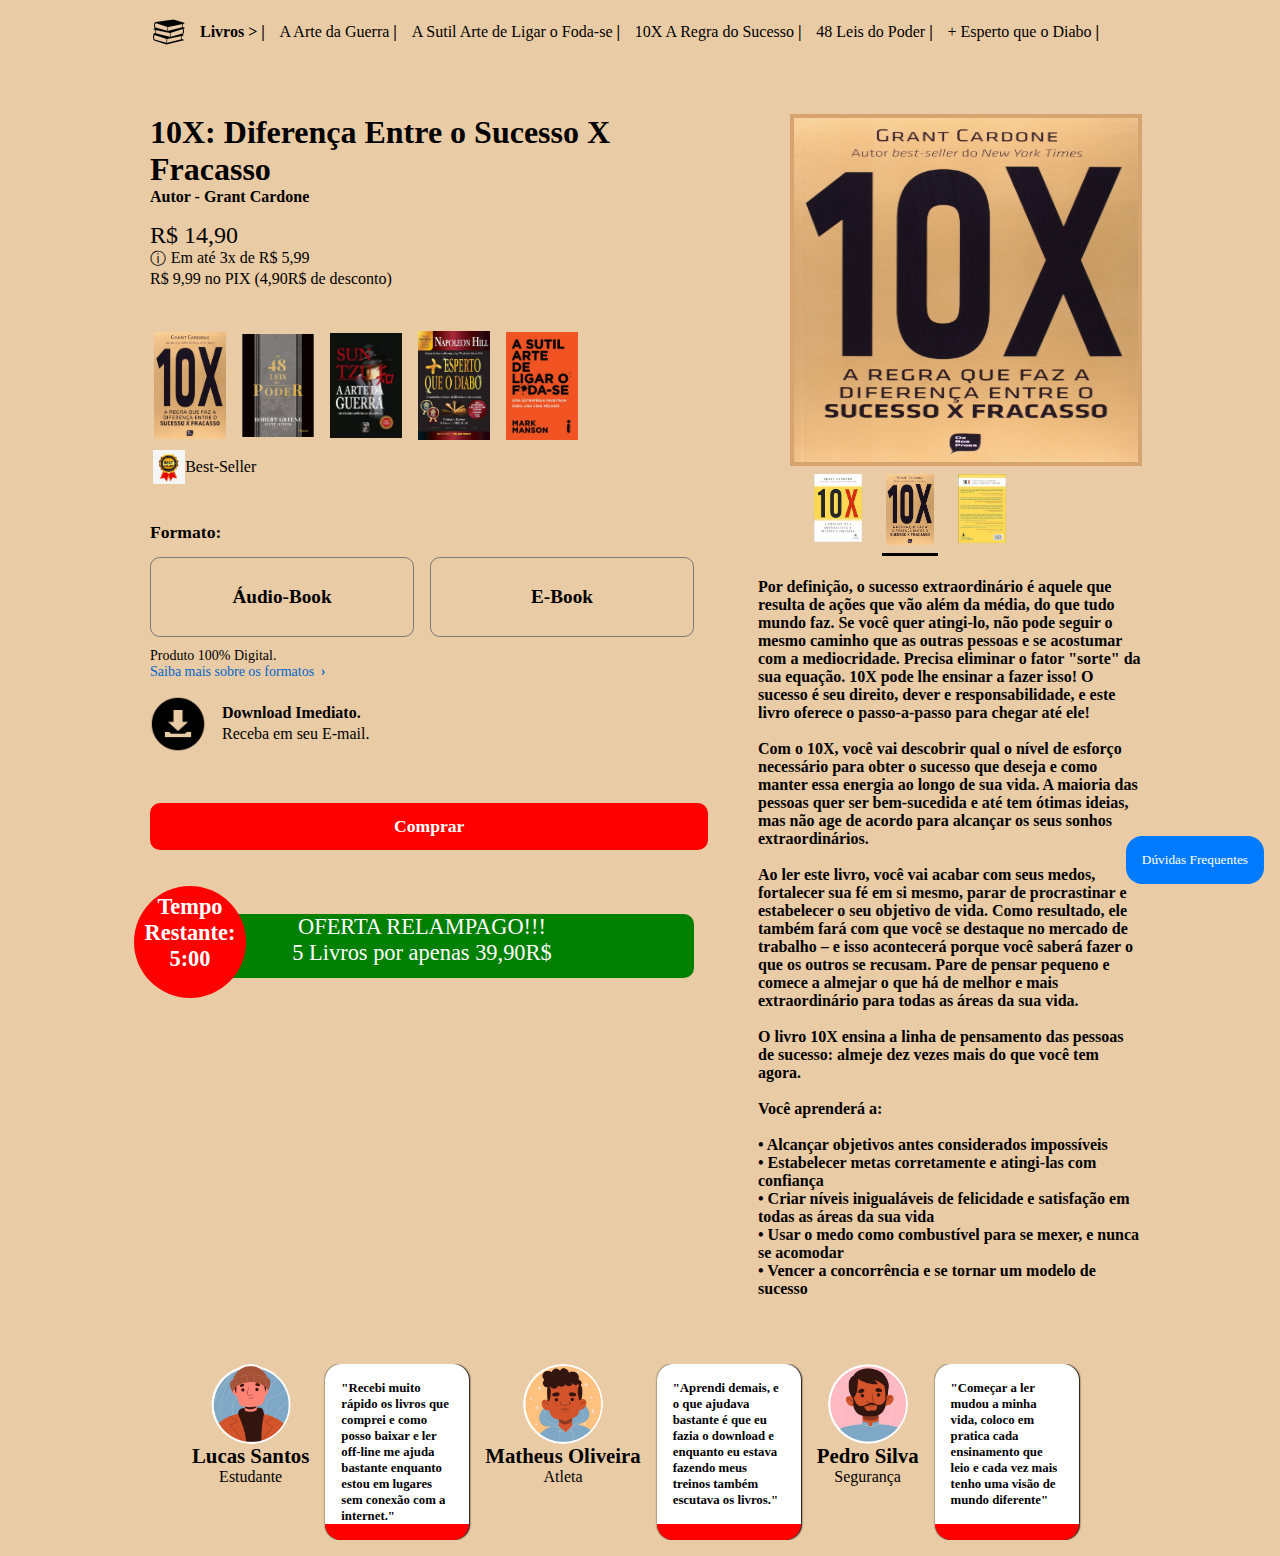
<file: index.html>
<!DOCTYPE html>
<html lang="pt-BR">
  <head>
    <meta charset="UTF-8" />
    <meta name="viewport" content="width=device-width, initial-scale=0.3, maximum-scale=1, user-scalable=no">
    <title>Livros para você</title>
    <link rel="icon" href="imagens/assets/books.png" type="image/x-png">
    <link rel="shortcut icon" href="imagens/assets/books.png" type="image/png">
    <link rel="stylesheet" href="./style.css" />
    <link rel="stylesheet" href="./footer.css">
    <link href="https://cdn.jsdelivr.net/npm/bootstrap@5.3.0-alpha1/dist/css/bootstrap.min.css" rel="stylesheet" integrity="sha384-2oIosqM+xTCqQGhGTEd2smJ5LWxLdTqiRh2Yuc8YqzvNAp2xM0nR4eFJiJ/PWZf4" crossorigin="anonymous">
  
  </head>
  <body>
    <nav>
      <ul>
        <li>
          <div id="selo-bestseller">
            <img src="./imagens/assets/books.png" alt="#">
        </li>
        <li><strong>Livros > |</strong></li>
        <li>A Arte da Guerra <strong>|</strong></li>
        <li>A Sutil Arte de Ligar o Foda-se <strong>|</strong></li>
        <li>10X A Regra do Sucesso <strong>|</strong></li>
        <li>48 Leis do Poder <strong>|</strong></li>
        <li>+ Esperto que o Diabo <strong>|</strong></li>
        <li>
     </ul>
  </nav>
    <main>
      <section id="produto">
        <div id="opcoes-produtos">
          <h1 id="titulo-produto">10X:  Diferença Entre o Sucesso X Fracasso</h1>
          <h2 id="autor-produto">Autor - Grant Cardone</h2>
              <div class="precos">
                 <p id="preco">R$ 14,90</p>
                    <span id="parcelas" class="link">
                      <p>&#9432</p>
                        <p>Em até 3x de R$ 5,99</p>
                          </span>
                          <p id="a-vista">R$ 9,99 no PIX (4,90R$ de desconto)</p>
         </div>
          <div id="opcoes">
            <ul id="opcao-livro">
              <li><input type="radio" name="opcao-livro" id="0-livro" onclick="atualizarLivroSelecionado()"><label for="0-livro"><img src="./imagens/Livros/10X/imagem-1.jpg" alt="" srcset=""></label></li>
              <li><input type="radio" name="opcao-livro" id="1-livro" onclick="atualizarLivroSelecionado()"><label for="1-livro"><img src="./imagens/Livros/48-leis-do-poder/imagem-1.jpg" alt="" srcset=""></label></li>
              <li><input type="radio" name="opcao-livro" id="2-livro" onclick="atualizarLivroSelecionado()"><label for="2-livro"><img src="./imagens/Livros/a-arte-da-guerra/imagem-1.jpg" alt="" srcset=""></label></li>
              <li><input type="radio" name="opcao-livro" id="3-livro" onclick="atualizarLivroSelecionado()"><label for="3-livro"><img src="./imagens/Livros/mais-esperto-do-que/imagem-1.jpg" alt="" srcset=""></label></li>
              <li><input type="radio" name="opcao-livro" id="4-livro" onclick="atualizarLivroSelecionado()"><label for="4-livro"><img src="./imagens/Livros/a-sutil-arte/imagem-1.jpg" alt="" srcset=""></label></li>
            </ul>
               <div id="selo-bestseller">
                <img src="./imagens/assets/bestseller.png" alt="">
                  <p> Best-Seller</p>
              </div>
          <div id="tipo-produto">
            <h2>Formato:</h2>
              <div id="opcoes-produto">
                <input type="radio" name="opcao-produto" id="0-audiobook" onclick="atualizarTipo()">
                <label for="0-audiobook">Áudio-Book</label>
                <input type="radio" name="opcao-produto" id="1-ebook" onclick="atualizarTipo()">
                <label for="1-ebook">E-Book</label>
              </div>
            <div id='disclaimer'>
              <p>Produto 100% Digital.</p>
                <p id="saiba-mais" class="link">Saiba mais sobre os formatos <b>&#8250;</b></p>
                  <div id="informacoes-adicionais" style="display: none;">
                      <ul>
                        <li>MP3</li>
                        <li>MP4</li>
                        <li>MOBI</li>
                        <li>PDF</li>
                    </ul>
                  </div>
                </p>
            </div>
          </div>
     <div id="download">
        <img src="./imagens/assets/download.png" alt="">
            <p></p>
              <div id="informacoes-download">
                <span>Download Imediato.</span>
                <p id="disponibilidade">Receba em seu E-mail.</p>
        </div>
        </div>
            <div id="comprar">
              <button id="irParaPagamento">
                <a href="checkout.html">Comprar</a>
              </button>
                <div id="comprar-combo">
                  <span>OFERTA RELAMPAGO!!!</span>
                    <p> 5 Livros por apenas 39,90R$</p>
                      <p id="timer">Tempo Restante: 5:00</p>
                </div>
              </div>
             </div>
            </div>
        <div id="visualizacao">
          <img src="./imagens/Livros/10X/imagem-1.jpg" alt="" id="imagem-visualizacao">
          <ul id="selecionar-imagem">
            <li><input type="radio" name="opcao-imagem" id="0-imagem" onclick="atualizarImagemSelecionada()"><label for="0-imagem"><img src="./imagens/Livros/10X/imagem-0.jpg" alt="" srcset="" id="0-imagem-miniatura"></label></li>
            <li><input type="radio" name="opcao-imagem" id="1-imagem" onclick="atualizarImagemSelecionada()" checked><label for="1-imagem"><img src="./imagens/Livros/10X/imagem-1.jpg" alt="" srcset="" id="1-imagem-miniatura"></label></li>
            <li><input type="radio" name="opcao-imagem" id="2-imagem" onclick="atualizarImagemSelecionada()"><label for="2-imagem"><img src="./imagens/Livros/10X/imagem-2.jpg" alt="" srcset="" id="2-imagem-miniatura"></label></li>
          </ul>
          <br>
          <div id="infoLivro"><h1>Por definição, o sucesso extraordinário é aquele que resulta de ações que vão além da média, do que tudo mundo faz. Se você quer atingi-lo, não pode seguir o mesmo caminho que as outras pessoas e se acostumar com a mediocridade. Precisa eliminar o fator "sorte" da sua equação. 10X pode lhe ensinar a fazer isso! O sucesso é seu direito, dever e responsabilidade, e este livro oferece o passo-a-passo para chegar até ele!<br><br>
            Com o 10X, você vai descobrir qual o nível de esforço necessário para obter o sucesso que deseja e como manter essa energia ao longo de sua vida. A maioria das pessoas quer ser bem-sucedida e até tem ótimas ideias, mas não age de acordo para alcançar os seus sonhos extraordinários.<br> <br>       
            Ao ler este livro, você vai acabar com seus medos, fortalecer sua fé em si mesmo, parar de procrastinar e estabelecer o seu objetivo de vida. Como resultado, ele também fará com que você se destaque no mercado de trabalho – e isso acontecerá porque você saberá fazer o que os outros se recusam. Pare de pensar pequeno e comece a almejar o que há de melhor e mais extraordinário para todas as áreas da sua vida.<br> <br> 
            O livro 10X ensina a linha de pensamento das pessoas de sucesso: almeje dez vezes mais do que você tem agora. <br> <br >Você aprenderá a:<br> <br>
            
            • Alcançar objetivos antes considerados impossíveis <br>
            • Estabelecer metas corretamente e atingi-las com confiança <br>
            • Criar níveis inigualáveis de felicidade e satisfação em todas as áreas da sua vida <br>
            • Usar o medo como combustível para se mexer, e nunca se acomodar <br>
            • Vencer a concorrência e se tornar um modelo de sucesso<br>
            </h1></div>
        </div>
   
    <button id="botao-duvidas" onclick="abrirModal()">Dúvidas Frequentes</button>
    
    <div id="modal-duvidas">
        <div id="conteudo-modal">
            <span id="fechar-modal" onclick="fecharModal()">&times;</span>
            <h2><strong>Dúvidas Frequentes</strong></h2> <br>
            <p><strong>Aqui estão algumas dúvidas frequentes:</strong></p> <br>
            <p>Posso ouvir off-line ? | <strong>>Sim, você pode ouvir off-line.</strong></p>
            <p>Posso ler off-line ? | <strong>Sim, você pode ler off-line.</strong></p>
            <p>É em Português ? | <strong>Sim, Todos os conteúdos dos livros são em Português-BR.</strong></p>
            <p>Por quanto tempo vou ter acesso ? | <strong>Para sempre.</strong></p>

        </div>
    </div>
    
      
    </main>
    <footer>
      <figure class="profile">
      
        <div class="autor">
          <img src="./imagens/assets/profile-1.png" title="Loop Nerd" alt="Profile"/>
          <h1>Lucas Santos</h1><span>Estudante</span>
        </div>
      
        <blockquote>
          "Recebi muito rápido os livros que comprei e como posso baixar e ler off-line me ajuda bastante enquanto estou em lugares sem conexão com a internet."
        </blockquote>

        <div class="autor">
          <img src="./imagens/assets/profile-2.png" title="Loop Nerd" alt="Profile"/>
          <h1>Matheus Oliveira</h1><span>Atleta</span>
        </div>
      
        <blockquote>
          "Aprendi demais, e o que ajudava bastante é que eu fazia o download e enquanto eu estava fazendo meus treinos também escutava os livros."
        </blockquote>

        <div class="autor">
          <img src="./imagens/assets/profile-3.png" title="Loop Nerd" alt="Profile"/>
          <h1>Pedro Silva</h1><span>Segurança</span>
        </div>
      
        <blockquote>
          "Começar a ler mudou a minha vida, coloco em pratica cada ensinamento que leio e cada vez mais tenho uma visão de mundo diferente"
        </blockquote>
       </figure>
    </footer>
    
    <script src="./script.js" defer></script>
  </body>
</html>
</file>
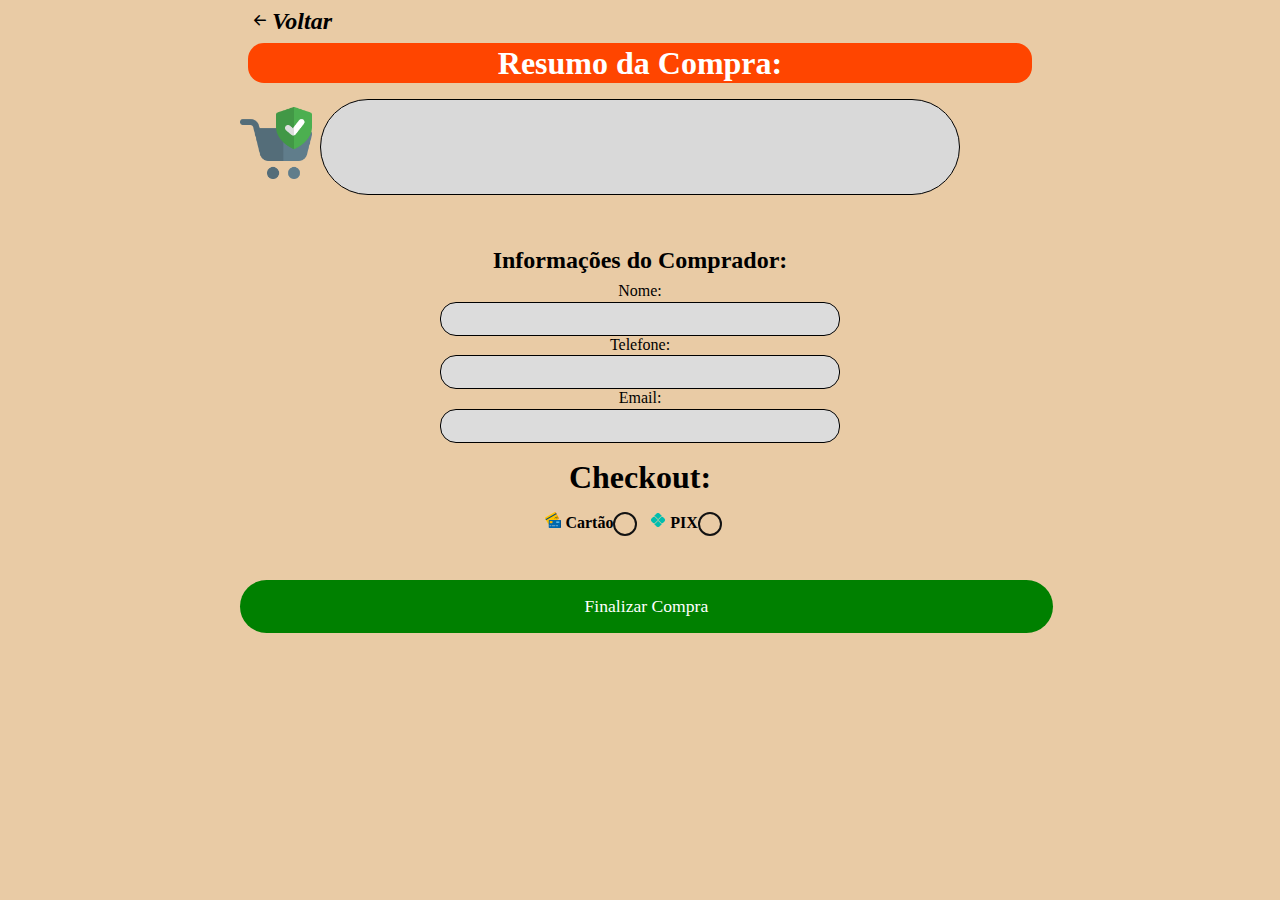
<file: checkout.html>
<!DOCTYPE html>
<html lang="pt-BR">
  <head>
    <meta charset="UTF-8" />
    <meta name="viewport" content="width=device-width, initial-scale=1.0" />
    <title>Finalizar Pedido</title>
    <link rel="stylesheet" href="./checkout-styles.css">
    <link href="https://cdn.jsdelivr.net/npm/bootstrap-icons@1.7.2/font/bootstrap-icons.css" rel="stylesheet">
    <link rel="icon" href="imagens/assets/carrinho.png" type="image/x-png">
    <link rel="shortcut icon" href="imagens/assets/carrinho.png" type="image/png">
</head>
<body>

    <button id="return" onclick="window.history.back()"><i class="bi bi-arrow-left-short">Voltar</i></button>
   
    <h1 id="resumo">Resumo da Compra:</h1>
    <ul>
        <li>
            <h2 id="titulo-produto"></h2>
            <h2 id="autor-produto"></h2>
            <h2 id="preco-produto"></h2>
        </li>
    </ul>
    <img id="carrinho" src="./imagens/assets/carrinho.png" alt="Carrinho de Compras">

    
    <form id="form-finalizar-compra">
      <h2>Informações do Comprador:</h2>
        <label for="nome">Nome:</label>
        <input type="text" id="nome" name="nome" required> 

        <label for="telefone">Telefone:</label>
        <input type="tel" id="telefone" name="telefone" required>

        <label for="email">Email:</label>
        <input type="email" id="email" name="email" required>

    </form>

    <form id="payment-form">
      <h1>Checkout:</h1>
  
      <div id="payment-method">
        
        
        <label for="card">
            <img src="./imagens/assets/cartao.png" alt="Ícone Cartão" style="width: 1rem; height: 1rem;">  Cartão
          </label>
        <input type="radio" id="card" name="payment-method" value="card" required>
        
        <label for="pix">
            <img id="pixLogo" src="./imagens/assets/pixlogo.png" alt="Ícone PIX" style="width: 1rem; height: 1rem;">  PIX
          </label>
        <input type="radio" id="pix" name="payment-method" value="pix" required>
    </div>
    
    <div id="card-details" style="display: none;">
        <label for="card-number">Número do Cartão:</label>
        <input type="text" id="card-number" name="card-number" required>
    
        <label for="expiry">Data de Expiração:</label>
        <input type="text" id="expiry" name="expiry" placeholder="MM/YY" required>
    
        <label for="cvv">CVV:</label>
        <input type="text" id="cvv" name="cvv" required>
    </div>
    
    <div id="pix-details" style="display: none;">
        <label for="pix-key">Chave PIX:</label>
        <br>
        <a id="pix-qr-link" href="#">
            <img id="pix-qr-code" src="./imagens/assets/pix.png" alt="QR Code PIX">
        </a>
            <input type="text" value="7b2b0f57-c269-49e0-addd-307ba27f5769" id="myInput">
            <button id="copiar" class="btn btn-primary" onclick="copyToClipboard()">
                <i class="bi bi-clipboard"></i> Copiar
              </button>
    </div>
    

        <button id="finalizar" type="submit">Finalizar Compra</button>
    </form>
    
    <script src="./checkout-script.js"></script>
</body>
</html>
</file>
<file: style.css>
@font-face {
  font-family: 'San Francisco';
  font-weight: 400;
  src: url('https://applesocial.s3.amazonaws.com/assets/styles/fonts/sanfrancisco/sanfranciscodisplay-regular-webfont.woff');
}

* {
  margin: 0;
  padding: 0;
  box-sizing: border-box;
  font-family: 'San Francisco';
  list-style-type: none;
}
:root {
  display: flex;
  flex-direction: column;
  align-items: center;
  background-color: #e9cba5;
}

body {
  height: 100dvh;
}

nav {
  width: 60.25em;
  & > ul {
    display: flex;
    width: 100%;
    justify-content: space-between;
    align-items: center;
    cursor: pointer;
    font-size: 1rem;
  }
}

main {
  margin: 3.125rem auto;
  width: 61.25rem;
}

#produto {
  display: flex;
  & > #opcoes-produto {
    flex-grow: 0;
    flex-basis: 33.33333%;
  }
  & > #visualizacao {
    flex-grow: 0;
    flex-basis: 66.66666%;
  }
}

#autor-produto{
  font-size: 1rem;

}

.link {
  color: #0066cc;
  cursor: pointer;
  &:hover {
    text-decoration: underline;
  }
}

#opcoes-produto {
  display: flex;
  flex-direction: column;
  & > h1 {
    width: 20rem;
    font-size: 2rem;
  }
}

.precos {
  margin: 1rem 0 0;
  padding: 0 0 0.625rem;
  font-size: 1.5rem;
  font-weight: 500;
  & > #parcelas {
    font-size: 1rem;
    color: rgb(0, 0, 0);
    display: flex;
    & :first-child {
      width: fit-content;
      margin-right: 0.3rem;
    }
    & p {
      width: fit-content;
    }
  }
  & #a-vista {
    font-size: 1rem;
  }
}

#opcoes {
  margin: 1.875rem 0 0;
  & h2 {
    font-size: 1.1rem;
  }
  & ul {
    display: flex;
    padding: 1.1rem 0 0 0;
    & li {
      margin: 0 0.5rem 0.5rem 0;
      & input {
        display: none;
      }
      & label {
        display: flex;
        justify-content: center;
        align-items: center;
        cursor: pointer;
        height: 3rem;
        width: 3rem;
        margin: 1rem;
        & > img {
          width: 4.5rem;
  
        }
      }
      & input[type='radio']:checked + label {
        border: 2rem solid transparent;
      }
    }
  }
}

#opcao-livro{
  transition: transform 0.3s ease; 

}

#opcao-livro:hover {
  transform: scale(1.1); 
}

#selo-bestseller {
  background: transparent;
  display: flex;
  align-items: center;
  padding: 1rem 0 1rem 0.20em;
  & img {
    width: 2rem;
  }
  & p {
    font-size: 1rem
  }
}

#tipo-produto {
  margin-top: 1.4rem;
}
#opcoes-produto {
  display: grid;
  grid-template-columns: repeat(2, 1fr);
  gap: 1rem;
  width: 34rem; 
}
#opcoes-produto input {
  display: none;
}
#opcoes-produto label {
  font-size: 1.2rem;
  font-weight: 600;
  height: 5rem;
  display: flex;
  justify-content: center;
  align-items: center;
  margin: 0.875rem 0 0;
  border: 0.1rem solid #797979;
  border-radius: 0.6rem;
  cursor: pointer;
}
#opcoes-produto input[type='radio']:checked + label {
  border: 0.2rem solid #121212;
}


#disclaimer {
  margin-top: 0.7rem;
  display: flex;
  flex-direction: column;
  font-size: 0.875rem;
  & > #saiba-mais {
    & > b {
      margin-left: 0.2rem;
    }
  }
}

#info-extra {
  padding-top: 1.25rem;
  display: flex;
  flex-direction: column;
  & > #info-principal {
    margin-top: 0.875rem;
    font-size: 0.875rem;
  }

  & > #info-secundaria {
    font-size: 0.75rem;
    color: #6e6e73;
  }
}

#download {
  background: transparent;
  display: flex;
  align-items: center;
  padding: 1rem 0 1rem 0rem;
  & img {
    width: 3.5rem;
  }
  & p {
    font-size: 1rem;
    margin-right:-1rem;
  }
  & #informacoes-download {
    line-height: 1.3rem;
    position: relative;
    left: 2rem;
    & > span {
      font-weight: bold;
    }
  }
}

#comprar {
  margin: 2.2rem 0;
}

#comprar > #irParaPagamento {
  all: unset;
  cursor: pointer;
  width: 100%;
  height: 2rem;
  text-decoration: none;
  text-align: center;
  font-size: 1.1rem;
  font-weight: 500;
  background-color: rgb(255, 0, 0);
  color: #fff;
  border-radius: 0.625rem;
  padding: 0.45rem;
  transition: transform 0.3s ease;
}

#comprar > #irParaPagamento:hover {
  background-color: orangered;
  transform: scale(1.1);
}

#comprar > #irParaPagamento a {
  color: #fff; 
  text-decoration: none;
  font-weight: bold;
}


#comprar-combo{
    margin-top: 4rem;
    cursor: pointer;
    width: 100%;
    height: 4rem;
    text-align:center;
    font-size: 1.4rem;
    font-weight: 500;
    background-color:green;
    color: #fff;
    border-radius: 0.625rem;
    transition: transform 0.3s ease;
    &:hover {
     background-color:rgb(23, 216, 107);
     transform: scale(1.2 );
    }
  }

  #timer{
    font-weight: 600;
    font-size: 1.4rem;
    position: relative;
    left: -1rem;
    bottom: 5rem;
    padding: 0.5rem;
    background-color: red;
    border-radius: 20rem;
    width: 7rem;
    height: 7rem;
  }


#imagem-visualizacao {
  width: 22rem;
  height: 22rem;
  margin-left: 6rem;
  border: solid 0.3rem #d7a36e;
  transition: transform 0.3s ease;
}

#imagem-visualizacao:hover {
  transform: scale(1.05); 
}

#visualizacao {
  margin: 0 0 0 5=rem;
}

#selecionar-imagem {
  display: flex;
  justify-content: center;
  & li {
    padding: 0 1rem 0 0;
    & input {
      display: none;
    }
    & label > img {
      width: 3.5rem;
      padding: 0.25rem;
      padding-bottom: 0.5rem;
      cursor: pointer;
      border-bottom: 0.225rem solid hsla(0, 0%, 100%, 0);
      &:hover {
        border-color: #000;
      }
    }
    & input[type='radio']:checked + label > img {
      border-color: #000;
    }
  }
}

#infoLivro{
  font-size: 0.5rem;
  margin-left: 4rem;
}

/*media queries*/

/* Estilos para telas menores que 768px */
@media only screen and (max-width: 768px) {
  nav {
    display: none;
  }
  main {
    width: 100%; /* Ajuste a largura do conteúdo principal para ocupar toda a largura */
  }
  #opcoes-produto {
    display: flex; /* Altere o layout do grid para flex para melhor adaptação em telas menores */
    flex-direction: column;
    width: 10%; /* Ajuste a largura dos componentes de opções de produto para ocupar toda a largura */
  }

  #botao-duvidas {
    display: none;
  }

}
</file>
<file: footer.css>
footer {
    padding: 1rem 0;
    transition: transform 0.3s ease;
  }

  footer:hover{
    transform: scale(1.0);
  }

  figure.profile{
    font-family: 'open_sansregular';
    overflow: hidden;
    max-width: 56rem;
    width: 100%;
    color: #000; 
    text-align: left;
    box-shadow: none !important;
    margin: auto; 
    display: grid; 
    grid-template-columns: repeat(3, 1fr 1fr 1fr);
    grid-gap: 1rem; 
    transition: transform 0.3s ease; 
    cursor: pointer;
  }
  figure.profile:hover{
    transform: scale(1.1);
  }

  figure.profile .autor {
    display: flex;
    flex-direction: column; 
    align-items: center; 
  }


  figure.profile .autor img {
    max-width: 100%;
    height: 5rem;
    width: 5rem;
    border-radius: 50%;
  }

  figure.profile .autor h1 {
    margin: 0.312 0;
    font-size: 1.3em;
    color: #000;
    white-space: nowrap;
  }

  figure.profile .autor span {
    font-size: 1em;
    color: #000;
    font-weight: 500;
  }

  figure.profile blockquote {
    margin: 0;
    width: 9rem;
    height: 11rem;
    border-radius: 1rem;
    background-color: #ffffff;
    padding: 1rem;
    font-size: 0.8em;
    font-weight: 600;
    line-height: 1rem;
    box-shadow: 0.05rem 0rem 0.1rem 0rem #000000;
    border-bottom: 1rem red solid;
  }


  #duvidas-frequentes {
    position: relative;
}

#botao-duvidas {
    position: fixed;
    bottom: 1rem;
    right: 1rem;
    background-color: #007bff;
    color: #fff;
    padding: 1rem 1rem;
    border: none;
    border-radius: 1rem;
    cursor: pointer;
}

#modal-duvidas {
    display: none;
    position: fixed;
    z-index: 1;
    left: 0;
    top: 0;
    width: 100%;
    height: 100%;
    overflow: auto;
    background-color: rgba(0, 0, 0, 0.4);
}

#conteudo-modal {
    background-color: #fefefe;
    margin: 15% auto;
    padding: 1.5rem;
    border: 0.2rem solid #121212;
    width: 80%;
}

#fechar-modal {
    color: orangered;
    float:right;
    font-size: 2.5rem;
    font-weight: bold;
}

#fechar-modal:hover,
#fechar-modal:focus {
    color: red;
    text-decoration: none;
    cursor: pointer;
    transition: transform 0.3s ease; 
    transform: scale(2);
}

/******* media queries */ 

/* Media queries para dispositivos móveis */
@media only screen and (max-width: 768px) {
  footer {
    font-size: 0.8rem; /* Redução do tamanho da fonte */
  }

  figure.profile {
    grid-template-columns: 1fr 1fr 1fr 1fr 1fr 1fr; /* Alteração para uma coluna em dispositivos móveis */
    max-width: 100%; /* Redução da largura máxima */
    margin-right: -15rem;
  }

  figure.profile .autor h1 {
    font-size: 0.5rem; /* Ajuste do tamanho da fonte */
  }

  figure.profile .autor span {
    font-size: 0.5rem; /* Ajuste do tamanho da fonte */
  }

  figure.profile .autor img {
    width: 2.5rem;
  height: 2.5rem;
  }
  
  figure.profile blockquote {
    font-size: 0.7rem; /* Ajuste do tamanho da fonte */
    max-width: none; /* Remoção da largura máxima */
    width: 100%;
  }

  #conteudo-modal {
    margin: 20% auto; /* Ajuste da margem */
    padding: 1rem; /* Ajuste do padding */
    width: 90%; /* Redução da largura */
  }

  #fechar-modal {
    font-size: 1.5rem; /* Ajuste do tamanho da fonte */
  }

  #botao-duvidas {
    display: none;
  }
}
</file>
<file: checkout-styles.css>
@font-face {
    font-family: 'San Francisco';
    font-weight: 400;
    src: url('https://applesocial.s3.amazonaws.com/assets/styles/fonts/sanfrancisco/sanfranciscodisplay-regular-webfont.woff');
  }
  
  * {
    margin: 0;
    padding: 0;
    box-sizing: border-box;
    font-family: 'San Francisco';
    list-style-type: none;
  }
  :root {
    display: flex;
    flex-direction: column;
    align-items: center;
    background-color: #e9cba5;
  }
  
  body {
    height: 100dvh;
  }

#return{
    font-size: 1.5rem;
    background-color: transparent;
     border-radius: 100%;
     font-weight: bold;
     margin-top: 0.5rem;
     margin-left: 0.5rem;
     border: none;
     cursor: pointer;
     transition: transform 0.3s ease;
    &:hover {
     transform: scale(1.1 );
    }
} 

#carrinho {
    position: relative;
    bottom: 3.5rem;
    left: 0rem;
    width: 4.5rem;
    height: 4.5rem;
}

#resumo{
    font-size: 2rem;
    font-weight: 700;
    background: orangered;
    color: white;
    margin-top: 0.5rem;
    margin-bottom: 1rem;
    border-radius: 1rem;
    padding: 0.1rem;
    transition: transform 0.3s ease;
    &:hover {
     background-color:orangered;
     transform: scale(1.1 );
    }
}

h1, h2 {
    color: #000;
    text-align: center;
    margin: 0.5rem;
}


ul {
    list-style: none;
    padding: 0;
    font-size: 0.8rem;
}

li {
    
    margin-top: 1rem;
    margin: 0rem 5rem -2rem 5rem;
    background: #d9d9d9;
    border-radius: 10rem;
    border: solid black 0.01rem;
    font-weight: 600;
    width: 40rem;
    height: 6rem;
    
}

label {
    display: block;
    margin-bottom: 0.1rem;
    text-align: center;
}

input[type="text"],
input[type="email"],
input[type="tel"],
input[type="text"],
input[type="submit"] {
    width: 50%;
    padding: 0.5rem;
    margin-bottom: 1rem;
    background-color: #dcdcdc;
    border: 0.01rem solid #000;
    border-radius: 1rem;
    display: block;
    margin: auto;
}

input[type="submit"] {
    background-color: #4CAF50;
    color: white;
    border: none;
    cursor: pointer;
}

input[type="submit"]:hover {
    background-color: #45a049;
}

#payment-form {
    margin-top: 1rem;
    font-weight: 600;
}

#payment-method label {
    display: inline-block;
    margin-bottom: 0.5rem; 
    text-align: center;
    
}

#payment-method {
    display: flex;
    justify-content: center;
    margin-bottom: 1rem;
    margin-top: 1rem;
}

#payment-method input[type="radio"] {
    appearance: none; 
    -webkit-appearance: none; 
    -moz-appearance: none; 
    width: 1.5rem; 
    height: 1.5rem;
    border-radius: 50%; 
    border: 0.125rem solid #121212; 
    margin-right: 0.8rem; 
}

#payment-method input[type="radio"]:checked {
    background-color: green; 
}

#error-message {
    color: red;
    margin-top: 10px;
}

#finalizar{
    all: unset;
    cursor: pointer;
    width: 100%;
    height: 2.5rem;
    margin-top: 1.5rem;
    margin-bottom: 3rem;
    text-align: center;
    font-size: 1.1rem;
    font-weight: 500;
    background-color: green;
    color: #fff;
    border-radius: 10rem;
    padding: 0.4rem;
    transition: transform 0.3s ease;
    &:hover {
     background-color:green;
     transform: scale(1.1 );
    }
}


#pix-qr-code{
    width: 10rem;
    height: 10rem;
    display: block;
    margin-left: auto;
    margin-right: auto;
    margin-bottom: 0.5rem;
}

#chavePix{
    text-align: center;
    padding: 0.5rem;
    background-color: #dcdcdc;
    width: 100%;
    border: solid 0.01rem #000;
    border-radius: 1rem;
    
}

#copiar{
    background-color: transparent;
    position: relative;
    bottom: 1.62rem;
    display: flex;
    align-items: center;
    margin-left: 33rem;
    border: none;
    font-size: 1rem;
    cursor: pointer;
}

#pixLogo{
    width: 1rem;
    height: 1rem;
}

/*media queries*/

@media screen and (max-width: 37.5rem) {
    h1 {
        font-size: 1.5rem; 
    }

    li {
        width: 90%;
        margin: 0 auto 1rem auto; 
    }

    input[type="text"],
    input[type="email"],
    input[type="tel"],
    input[type="text"],
    input[type="submit"] {
        width: 90%; 
    }
}

@media screen and (max-width: 25rem) {
    h1 {
        font-size: 1.2rem; 
    }

    li {
        width: 95%; 
    }
}
</file>
